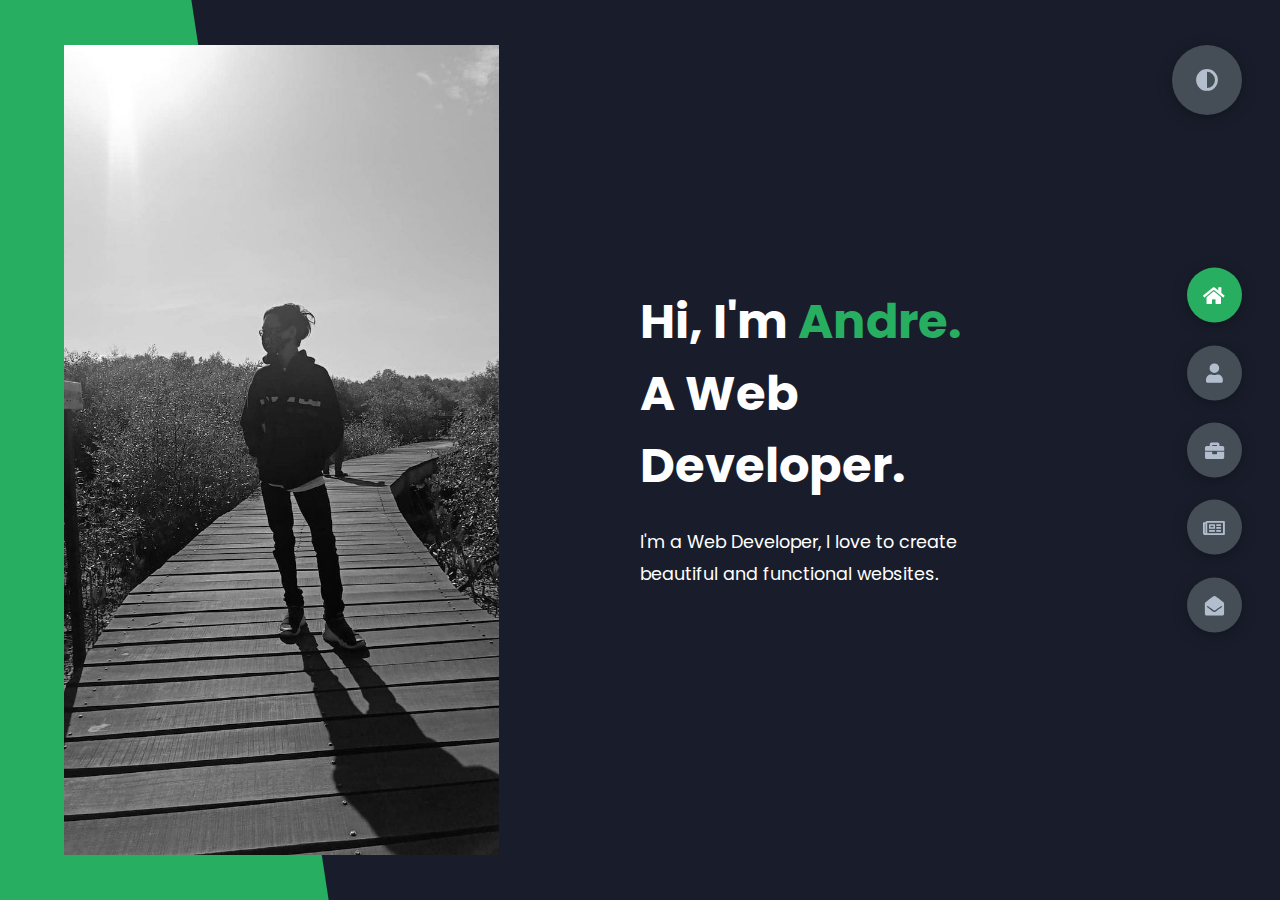
<file: 1.Aolikasi-blog-130704/index.html>
<!DOCTYPE html>
<html lang="en">
<head>
    <meta charset="UTF-8">
    <meta http-equiv="X-UA-Compatible" content="IE=edge">
    <meta name="viewport" content="width=device-width, initial-scale=1.0">
    <title>Portfolio</title>
    <link rel="stylesheet" href="styles/styles.css">
    <link rel="stylesheet" href="styles/fontawesome/css/all.css">
    <link rel="preconnect" href="https://fonts.googleapis.com">
    <link rel="preconnect" href="https://fonts.gstatic.com" crossorigin>
    <link rel="stylesheet" href="https://cdnjs.cloudflare.com/ajax/libs/font-awesome/5.15.4/css/all.min.css" integrity="sha512-1ycn6IcaQQ40/MKBW2W4Rhis/DbILU74C1vSrLJxCq57o941Ym01SwNsOMqvEBFlcgUa6xLiPY/NS5R+E6ztJQ==" crossorigin="anonymous" referrerpolicy="no-referrer" />
    <link href="https://fonts.googleapis.com/css2?family=Poppins:wght@400;500;600;700;800&display=swap" rel="stylesheet">
</head>
<body class="main-content">
    <header class="section sec1 header active" id="home">
        <div class="header-content">
            <div class="left-header">
                <div class="h-shape"></div>
                <div class="image">
                    <img src="../assets/img/img.jpeg" alt="">
                </div>
            </div>
            <div class="right-header">
                <h1 class="name">
                    Hi, I'm <span>Andre.</span>
                    A Web Developer.
                </h1>
                <p>
                    I'm a Web Developer, I love to create beautiful and functional websites.
                </p>
                <!--button--
                <div class="btn-con">
                    <a href="" class="main-btn">
                        <span class="btn-text">Download CV</span>
                        <span class="btn-icon"><i class="fas fa-download"></i></span>
                    </a>
                </div>
                <!--button-->
            </div>
        </div>
    </header>
    <main>
        <section class="section sec2 about" id="about">
            <div class="main-title">
                <h2>About <span>me</span><span class="bg-text">my stats</span></h2>
            </div>
            <div class="about-container">
                <div class="left-about">
                    <h4>Information About me</h4>
                    <p>
                        Halo Saya Andre Permana Biasa Dipanggil Andre, Saya Adalah Ui/Ux Design Dan Pemilik Website Glamary.
                        <br><br>
                        Tujuan Saya Membuat Blog Ini Adalah Sebuah Catatan Dan Membagikan Desain Yang Saya Miliki. Yang Mungkin Dapat Bermanfaat Bagi Orang Lain, Apabila Ada Kritik Maupun Saran Dapat Mengirim Pesan Melalui
                    </p>
                    <!--Button--
                    <div class="btn-con">
                        <a href="#" class="main-btn">
                            <span class="btn-text">Download CV</span>
                            <span class="btn-icon"><i class="fas fa-download"></i></span>
                        </a>
                    </div>
                    <!--Button-->
                </div>
                <div class="right-about">
                    <div class="about-item">
                        <div class="abt-text">
                            <p class="large-text">1+</p>
                            <p class="small-text">Projects <br /> Completed</p>
                        </div>
                    </div>
                    <div class="about-item">
                        <div class="abt-text">
                            <p class="large-text">1+</p>
                            <p class="small-text">Years of <br /> experience</p>
                        </div>
                    </div>
                </div>
            </div>
            <div class="about-stats">
                <h4 class="stat-title">My Skills</h4>
                <div class="progress-bars">
                    <div class="progress-bar">
                        <p class="prog-title">html</p>
                        <div class="progress-con">
                            <p class="prog-text">80%</p>
                            <div class="progress">
                                <span class="html"></span>
                            </div>
                        </div>
                    </div>
                    <div class="progress-bar">
                        <p class="prog-title">css</p>
                        <div class="progress-con">
                            <p class="prog-text">65%</p>
                            <div class="progress">
                                <span class="css"></span>
                            </div>
                        </div>
                    </div>
                    <div class="progress-bar">
                        <p class="prog-title">javascript</p>
                        <div class="progress-con">
                            <p class="prog-text">55%</p>
                            <div class="progress">
                                <span class="js"></span>
                            </div>
                        </div>
                    </div>
                    <!--Blog--
                    <div class="progress-bar">
                        <p class="prog-title">ReactJS</p>
                        <div class="progress-con">
                            <p class="prog-text">75%</p>
                            <div class="progress">
                                <span class="react"></span>
                            </div>
                        </div>
                    </div>
                    <div class="progress-bar">
                        <p class="prog-title">NodeJS</p>
                        <div class="progress-con">
                            <p class="prog-text">87%</p>
                            <div class="progress">
                                <span class="node"></span>
                            </div>
                        </div>
                    </div>
                    <div class="progress-bar">
                        <p class="prog-title">Python</p>
                        <div class="progress-con">
                            <p class="prog-text">70%</p>
                            <div class="progress">
                                <span class="python"></span>
                            </div>
                        </div>
                    </div>
                    <!--Blog-->
                </div>
            </div>
            <h4 class="stat-title">My Timeline</h4>
            <div class="timeline">

                <div class="timeline-item">
                    <div class="tl-icon">
                        <i class="fas fa-briefcase"></i>
                    </div>
                    <p class="tl-duration">2021 - present</p>
                    <h5>Web Developer<span> - Blog</span></h5>
                    <p>
                        Saya Memulai Belajar Programming Melalui Youtube, Dicoding, Dll
                    </p>
                </div>
                
            </div>
        </section>
        <section class="section sec3" id="portfolio">
            <div class="main-title">
                <h2>My <span>Portfolio</span><span class="bg-text">My Work</span></h2>
            </div>
            <p class="port-text">
                Here is some of my work that I've done in various programming languages.
            </p>
            <div class="portfolios">

                <div class="portfolio-item">
                    <div class="image">
                        <img src="../assets/img/glamary-logo.png" alt="">
                    </div>
                    <div class="hover-items">
                        <h3>Glamary</h3>
                        <div class="icons">
                            <a href="https://www.glamary.store/" class="icon" target="_blank">
                                <i class="fa-solid fa-eye"></i>
                            </a>
                            <a onclick="swingWebViewPlugin.doShare('Website E-commerce Glamary | Blog Andre : https://www.glamary.store/','Blog Andre')" class="icon">
                                <i class="fa-solid fa-share-nodes"></i>
                            </a>
                        </div>
                    </div>
                </div>
                
            </div>
        </section>
        <section class="section sec4 " id="blogs">
            <div class="blogs-content">
                <div class="main-title">
                    <h2>My <span>Blogs</span><span class="bg-text">My Blogs</span></h2>
                </div>
                <div class="blogs">
                    <div class="blog">
                        <img src="img/port6.jpg" alt="">
                        <div class="blog-text">
                            <h4>
                                How to Create Your Own Website
                            </h4>
                            <p>
                                Lorem ipsum dolor sit, amet consectetur adipisicing elit. 
                                Doloribus natus voluptas, eos obcaecati recusandae amet?
                            </p>
                        </div>
                    </div>
                    <div class="blog">
                        <img src="img/blog1.jpg" alt="">
                        <div class="blog-text">
                            <h4>
                                How to Become an Expert in Web Design
                            </h4>
                            <p>
                                Lorem ipsum dolor sit, amet consectetur adipisicing elit. 
                                Doloribus natus voluptas, eos obcaecati recusandae amet?
                            </p>
                        </div>
                    </div>
                    <div class="blog">
                        <img src="img/blog2.jpg" alt="">
                        <div class="blog-text">
                            <h4>
                                Become a Web Designer in 10 Days
                            </h4>
                            <p>
                                Lorem ipsum dolor sit, amet consectetur adipisicing elit. 
                                Doloribus natus voluptas, eos obcaecati recusandae amet?
                            </p>
                        </div>
                    </div>
                    <div class="blog">
                        <img src="img/blog3.jpg" alt="">
                        <div class="blog-text">
                            <h4>
                                Debbuging made easy with Web Inspector
                            </h4>
                            <p>
                                Lorem ipsum dolor sit, amet consectetur adipisicing elit. 
                                Doloribus natus voluptas, eos obcaecati recusandae amet?
                            </p>
                        </div>
                    </div>
                    <div class="blog">
                        <img src="img/port1.jpg" alt="">
                        <div class="blog-text">
                            <h4>
                                Get started with Web Design and UI Design
                            </h4>
                            <p>
                                Lorem ipsum dolor sit, amet consectetur adipisicing elit. 
                                Doloribus natus voluptas, eos obcaecati recusandae amet?
                            </p>
                        </div>
                    </div>
                    <div class="blog">
                        <img src="img/port3.jpg" alt="">
                        <div class="blog-text">
                            <h4>
                                This is what you need to know about Web Design
                            </h4>
                            <p>
                                Lorem ipsum dolor sit, amet consectetur adipisicing elit. 
                                Doloribus natus voluptas, eos obcaecati recusandae amet?
                            </p>
                        </div>
                    </div>
                </div>
            </div>
        </section>

        <section class="section sec5 contact" id="contact">
            <div class="contact-container">
                <div class="main-title">
                    <h2>Contact <span>Me</span><span class="bg-text">Contact</span></h2>
                </div>
                <div class="contact-content-con">
                    <div class="left-contact">
                        <h4>Contact me here</h4>
                        <p>
                            Lorem ipsum dolor sit amet consectetur adipisicing elit. 
                            In, laborum numquam? Quam excepturi perspiciatis quas quasi.
                        </p>
                        <div class="contact-info">
                            <div class="contact-item">
                                <div class="icon">
                                    <i class="fas fa-map-marker-alt"></i>
                                    <span>Location</span>
                                </div>
                                <p>
                                    : London, united Kingdom
                                </p>
                            </div>
                            <div class="contact-item">
                                <div class="icon">
                                    <i class="fas fa-envelope"></i>
                                    <span>Email</span>
                                </div>
                                <p>
                                    <span>: maclinzuniversal@gmail.com</span>
                                </p>
                            </div>
                            <div class="contact-item">
                                <div class="icon">
                                    <i class="fas fa-user-graduate"></i>
                                    <span>Education</span>
                                </div>
                                <p>
                                    <span>: Sussex University, East Sussex</span>
                                </p>
                            </div>
                            <div class="contact-item">
                                <div class="icon">
                                    <i class="fas fa-user-graduate"></i>
                                    <span>Mobile Number</span>
                                </div>
                                <p>
                                    <span>: 07522670617</span>
                                </p>
                            </div>
                            <div class="contact-item">
                                <div class="icon">
                                    <i class="fas fa-globe-africa"></i>
                                    <span>Languages</span>
                                </div>
                                <p>
                                    <span>: Afrikaans, English, Spanish</span>
                                </p>
                            </div>
                        </div>
                        <div class="contact-icons">
                            <div class="contact-icon">
                                <a href="www.facebook.com" target="_blank">
                                    <i class="fab fa-facebook-f"></i>
                                </a>
                                <a href="#" target="_blank">
                                    <i class="fab fa-twitter"></i>
                                </a>
                                <a href="#" target="_blank">
                                    <i class="fab fa-github"></i>
                                </a>
                                <a href="#" target="_blank">
                                    <i class="fab fa-youtube"></i>
                                </a>
                            </div>
                        </div>
                    </div>
                    <div class="right-contact">
                        <form action="" class="contact-form">
                            <div class="input-control i-c-2">
                                <input type="text" required placeholder="YOUR NAME">
                                <input type="email" required placeholder="YOUR EMAIL">
                            </div>
                            <div class="input-control">
                                <input type="text" required placeholder="ENTER SUBJECT">
                            </div>
                            <div class="input-control">
                                <textarea name="" id="" cols="15" rows="8" placeholder="Message Here..."></textarea>
                            </div>
                            <div class="submit-btn">
                                <a href="#" class="main-btn">
                                    <span class="btn-text">Download CV</span>
                                    <span class="btn-icon"><i class="fas fa-download"></i></span>
                                </a>
                            </div>
                        </form>
                    </div>
                </div>
            </div>
        </section>

        <section class="section sec5 contact" id="404">
            <div class="contact-container">
                <div class="main-title">
                    <h2>404<span class="bg-text">404</span></h2>
                </div>
                <div class="contact-content-con">
                    <div class="left-contact">
                        <h4>Halaman Ini Dalam Masa Pengembangan</h4>
                        <p>
                            Halaman Ini Dalam Pengembangan Yang Kami Buat Dengan Baik Tanpa Bug.
                        </p>
                        <div class="contact-icons">
                            <div class="contact-icon">
                                <a href="https://www.instagram.com/andrep13_/" target="_blank">
                                    <i class="fa-brands fa-instagram"></i>
                                </a>
                                <a href="https://tiktok.com/@andrep13_/" target="_blank">
                                    <i class="fa-brands fa-tiktok"></i>
                                </a>
                            </div>
                        </div>
                    </div>
                </div>
            </div>
        </section>
    </main>

    <div class="controlls">
        <div class="control  control-1 active-btn" data-id="home" >
            <i class="fas fa-home"></i>
        </div>
        <div class="control control-2 " data-id="about">
            <i class="fas fa-user"></i>
        </div>
        <div class="control control-3" data-id="portfolio">
            <i class="fas fa-briefcase"></i>
        </div>
        <div class="control control-4" data-id="404">
            <i class="far fa-newspaper"></i>
        </div>
        <div class="control control-5" data-id="404">
            <i class="fas fa-envelope-open"></i>
        </div>
    </div>

    <div class="theme-btn">
        <i class="fas fa-adjust"></i>
    </div>

    <script src="app.js"></script>
    <script src="https://www.swing2app.co.kr/swing_public_src/2020_08_05_001/js/swing_app_on_web.js?test20190102_4"></script>
</body>
</html>
</file>
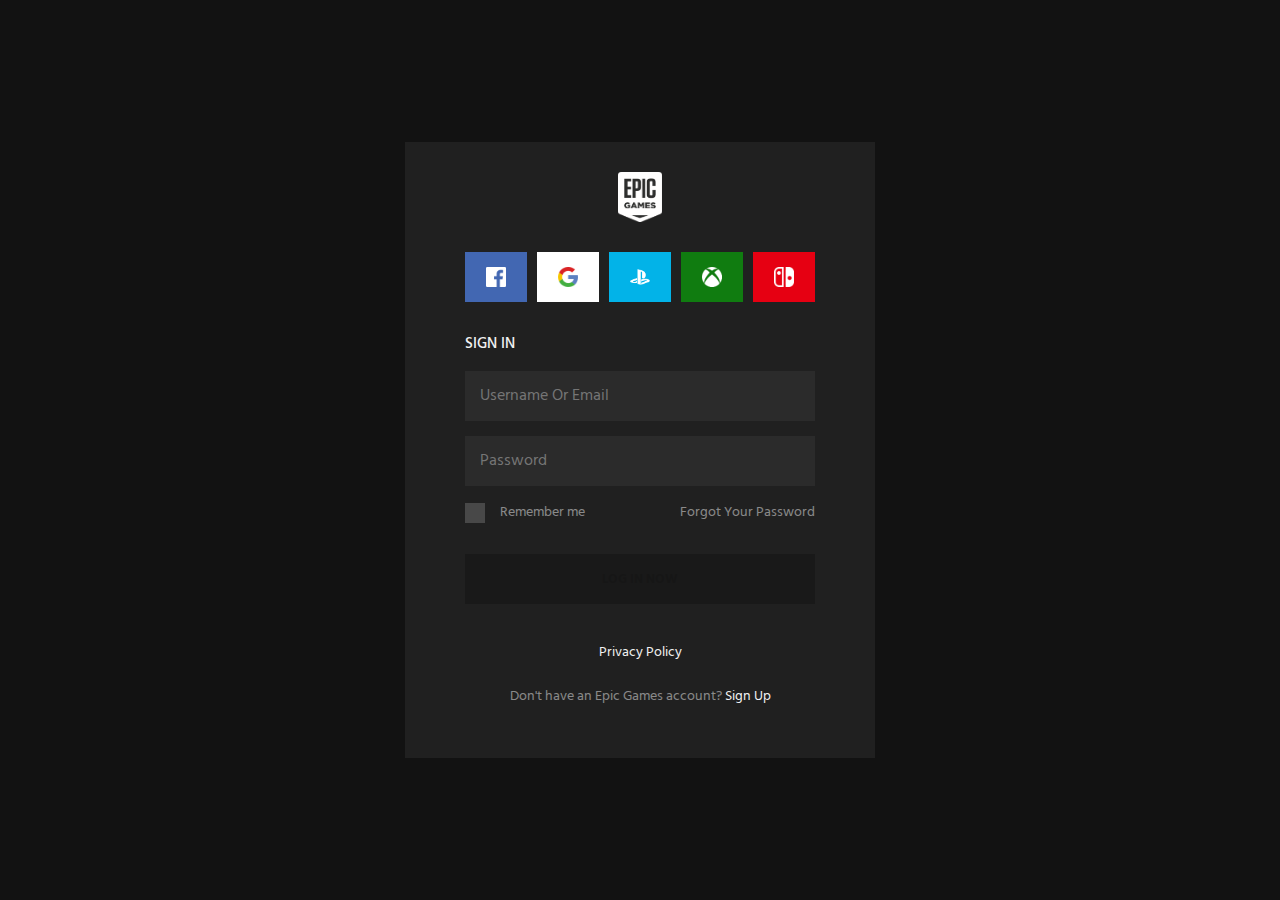
<file: login/index.html>
<!DOCTYPE html>
<html lang="en" dir="ltr">
  <head>
    <meta charset="utf-8">
    <title></title>
    <link rel="stylesheet" href="style.css">
    <meta name="viewport" content="width=device-width, initial-scale=1">
    <link href="https://fonts.googleapis.com/css?family=Hind&display=swap" rel="stylesheet">
    <script src="https://cdnjs.cloudflare.com/ajax/libs/jquery/3.4.1/jquery.min.js" charset="utf-8"></script>
  </head>
  <body>
    <div class="login-form">
      <div class="logo"><img src="images/logo.png" alt=""></div>

      <div class="social-media">
        <button class="fb"><img src="images/fb.png" alt=""></button>
        <button class="google"><img src="images/google.png" alt=""></button>
        <button class="ps"><img src="images/ps.png" alt=""></button>
        <button class="xbox"><img src="images/xbox.png" alt=""></button>
        <button class="switch"><img src="images/switch.png" alt=""></button>
      </div>

      <h6>Sign In</h6>

      <form action="">
        <div class="textbox">
          <input type="text" placeholder="Username Or Email">
          <span class="check-message hidden">Required</span>
        </div>

        <div class="textbox">
          <input type="password" placeholder="Password">
          <span class="check-message hidden">Required</span>
        </div>

        <div class="options">
          <label class="remember-me">
            <span class="checkbox">
              <input type="checkbox">
              <span class="checked"></span>
            </span>
            Remember me
          </label>

          <a href="#">Forgot Your Password</a>
        </div>

        <input type="submit" value="Log In Now" class="login-btn" disabled>
        <div class="privacy-link">
          <a href="#">Privacy Policy</a>
        </div>
      </form>

      <div class="dont-have-account">
        Don't have an Epic Games account?
        <a href="#">Sign Up</a>
      </div>
    </div>

    <script type="text/javascript">
      $(".textbox input").focusout(function(){
        if($(this).val() == ""){
          $(this).siblings().removeClass("hidden");
          $(this).css("background","#554343");
        }else{
          $(this).siblings().addClass("hidden");
          $(this).css("background","#484848");
        }
      });

      $(".textbox input").keyup(function(){
        var inputs = $(".textbox input");
        if(inputs[0].value != "" && inputs[1].value){
          $(".login-btn").attr("disabled",false);
          $(".login-btn").addClass("active");
        }else{
          $(".login-btn").attr("disabled",true);
          $(".login-btn").removeClass("active");
        }
      });
    </script>
  </body>
</html>
</file>
<file: 1.Aolikasi-blog-130704/styles/styles.css>
* {
  margin: 0;
  padding: 0;
  -webkit-box-sizing: border-box;
          box-sizing: border-box;
  list-style: none;
}

:root {
  --color-primary: #191d2b;
  --color-secondary: #27AE60;
  --color-white: #FFFFFF;
  --color-black: #000;
  --color-grey0: #f8f8f8;
  --color-grey-1: #dbe1e8;
  --color-grey-2: #b2becd;
  --color-grey-3: #6c7983;
  --color-grey-4: #454e56;
  --color-grey-5: #2a2e35;
  --color-grey-6: #12181b;
  --br-sm-2: 14px;
  --box-shadow-1: 0 3px 15px rgba(0,0,0,.3);
}

.light-mode {
  --color-primary: #FFFFFF;
  --color-secondary: #F56692;
  --color-white: #454e56;
  --color-black: #000;
  --color-grey0: #f8f8f8;
  --color-grey-1: #6c7983;
  --color-grey-2: #6c7983;
  --color-grey-3: #6c7983;
  --color-grey-4: #454e56;
  --color-grey-5: #f8f8f8;
  --color-grey-6: #12181b;
}

body {
  background-color: var(--color-primary);
  font-family: 'Poppins', sans-serif;
  font-size: 1.1rem;
  color: var(--color-white);
  -webkit-transition: all .4s ease-in-out;
  transition: all .4s ease-in-out;
}

a {
  display: inline-block;
  text-decoration: none;
  color: inherit;
  font-family: inherit;
}

header {
  min-height: 100vh;
  color: var(--color-white);
  overflow: hidden;
}

section {
  min-height: 100vh;
  width: 100%;
  position: absolute;
  left: 0;
  top: 0;
  padding: 3rem 18rem;
}

.section {
  -webkit-transform: translateY(-100%) scale(0);
          transform: translateY(-100%) scale(0);
  -webkit-transition: all .4s ease-in-out;
  transition: all .4s ease-in-out;
  background-color: var(--color-primary);
}

.sec1 {
  display: none;
  -webkit-transform: translateY(0) scale(1);
          transform: translateY(0) scale(1);
  padding: 0 !important;
}

.sec2 {
  display: none;
  -webkit-transform: translateY(0) scale(1);
          transform: translateY(0) scale(1);
}

.sec3 {
  display: none;
  -webkit-transform: translateY(0) scale(1);
          transform: translateY(0) scale(1);
}

.sec4 {
  display: none;
  -webkit-transform: translateY(0) scale(1);
          transform: translateY(0) scale(1);
}

.sec5 {
  display: none;
  -webkit-transform: translateY(0) scale(1);
          transform: translateY(0) scale(1);
}

.active {
  display: block;
  -webkit-animation: scaleAnim 1s ease-in-out;
          animation: scaleAnim 1s ease-in-out;
}

@-webkit-keyframes scaleAnim {
  0% {
    -webkit-transform: translateY(-100%) scaleY(0);
            transform: translateY(-100%) scaleY(0);
  }
  100% {
    -webkit-transform: translateY(0) scaleY(1);
            transform: translateY(0) scaleY(1);
  }
}

@keyframes scaleAnim {
  0% {
    -webkit-transform: translateY(-100%) scaleY(0);
            transform: translateY(-100%) scaleY(0);
  }
  100% {
    -webkit-transform: translateY(0) scaleY(1);
            transform: translateY(0) scaleY(1);
  }
}

.controlls {
  position: fixed;
  z-index: 10;
  top: 50%;
  right: 3%;
  display: -webkit-box;
  display: -ms-flexbox;
  display: flex;
  -webkit-box-orient: vertical;
  -webkit-box-direction: normal;
      -ms-flex-direction: column;
          flex-direction: column;
  -webkit-box-align: center;
      -ms-flex-align: center;
          align-items: center;
  -webkit-box-pack: center;
      -ms-flex-pack: center;
          justify-content: center;
  -webkit-transform: translateY(-50%);
          transform: translateY(-50%);
}

.controlls .active-btn {
  background-color: var(--color-secondary) !important;
  -webkit-transition: all .4s ease-in-out;
  transition: all .4s ease-in-out;
}

.controlls .active-btn i {
  color: var(--color-white) !important;
}

.controlls .control {
  padding: 1rem;
  cursor: pointer;
  background-color: var(--color-grey-4);
  width: 55px;
  height: 55px;
  border-radius: 50%;
  display: -webkit-box;
  display: -ms-flexbox;
  display: flex;
  -webkit-box-pack: center;
      -ms-flex-pack: center;
          justify-content: center;
  -webkit-box-align: center;
      -ms-flex-align: center;
          align-items: center;
  margin: .7rem 0;
  -webkit-box-shadow: var(--box-shadow-1);
          box-shadow: var(--box-shadow-1);
}

.controlls .control i {
  font-size: 1.2rem;
  color: var(--color-grey-2);
  pointer-events: none;
}

.theme-btn {
  top: 5%;
  right: 3%;
  width: 70px;
  height: 70px;
  border-radius: 50%;
  background-color: var(--color-grey-4);
  cursor: pointer;
  position: fixed;
  display: -webkit-box;
  display: -ms-flexbox;
  display: flex;
  -webkit-box-pack: center;
      -ms-flex-pack: center;
          justify-content: center;
  -webkit-box-align: center;
      -ms-flex-align: center;
          align-items: center;
  -webkit-box-shadow: 0 3px 15px rgba(0, 0, 0, 0.3);
          box-shadow: 0 3px 15px rgba(0, 0, 0, 0.3);
  -webkit-transition: all .1s ease-in-out;
  transition: all .1s ease-in-out;
}

.theme-btn:active {
  -webkit-transform: translateY(-3px);
          transform: translateY(-3px);
}

.theme-btn i {
  font-size: 1.4rem;
  color: var(--color-grey-2);
  pointer-events: none;
}

/*Header-content*/
.header-content {
  display: -ms-grid;
  display: grid;
  -ms-grid-columns: (1fr)[2];
      grid-template-columns: repeat(2, 1fr);
  min-height: 100vh;
}

.header-content .left-header {
  display: -webkit-box;
  display: -ms-flexbox;
  display: flex;
  -webkit-box-align: center;
      -ms-flex-align: center;
          align-items: center;
  position: relative;
}

.header-content .left-header .h-shape {
  -webkit-transition: all .4s ease-in-out;
  transition: all .4s ease-in-out;
  width: 65%;
  height: 100%;
  background-color: var(--color-secondary);
  position: absolute;
  left: 0;
  top: 0;
  z-index: -1;
  -webkit-clip-path: polygon(0 0, 46% 0, 79% 100%, 0% 100%);
          clip-path: polygon(0 0, 46% 0, 79% 100%, 0% 100%);
}

.header-content .left-header .image {
  border-radius: var(--br-sm-2);
  height: 90%;
  width: 68%;
  margin-left: 4rem;
  background-color: var(--color-black);
  -webkit-transition: all .4s ease-in-out;
  transition: all .4s ease-in-out;
}

.header-content .left-header .image img {
  width: 100%;
  height: 100%;
  -o-object-fit: cover;
     object-fit: cover;
  -webkit-transition: all .4s ease-in-out;
  transition: all .4s ease-in-out;
  -webkit-filter: grayscale(100%);
          filter: grayscale(100%);
}

.header-content .left-header .image img:hover {
  -webkit-filter: grayscale(0);
          filter: grayscale(0);
}

.header-content .right-header {
  display: -webkit-box;
  display: -ms-flexbox;
  display: flex;
  -webkit-box-orient: vertical;
  -webkit-box-direction: normal;
      -ms-flex-direction: column;
          flex-direction: column;
  -webkit-box-pack: center;
      -ms-flex-pack: center;
          justify-content: center;
  padding-right: 18rem;
}

.header-content .right-header .name {
  font-size: 3rem;
}

.header-content .right-header .name span {
  color: var(--color-secondary);
}

.header-content .right-header p {
  margin: 1.5rem 0;
  line-height: 2rem;
}

/*About*/
.about-container {
  display: -ms-grid;
  display: grid;
  -ms-grid-columns: (1fr)[2];
      grid-template-columns: repeat(2, 1fr);
  padding-top: 3.5rem;
  padding-bottom: 5rem;
}

.about-container .right-about {
  display: -ms-grid;
  display: grid;
  -ms-grid-columns: (1fr)[2];
      grid-template-columns: repeat(2, 1fr);
  grid-gap: 2rem;
}

.about-container .right-about .about-item {
  border: 1px solid var(--color-grey-5);
  border-radius: 5px;
  -webkit-transition: all .4s ease-in-out;
  transition: all .4s ease-in-out;
  -webkit-box-shadow: 1px 2px 15px rgba(0, 0, 0, 0.1);
          box-shadow: 1px 2px 15px rgba(0, 0, 0, 0.1);
}

.about-container .right-about .about-item:hover {
  cursor: default;
  -webkit-transform: translateY(-5px);
          transform: translateY(-5px);
  border: 1px solid var(--color-secondary);
  -webkit-box-shadow: 1px 4px 15px rgba(0, 0, 0, 0.32);
          box-shadow: 1px 4px 15px rgba(0, 0, 0, 0.32);
}

.about-container .right-about .about-item .abt-text {
  padding: 1.5rem;
  display: -webkit-box;
  display: -ms-flexbox;
  display: flex;
  -webkit-box-orient: vertical;
  -webkit-box-direction: normal;
      -ms-flex-direction: column;
          flex-direction: column;
}

.about-container .right-about .about-item .abt-text .large-text {
  font-size: 3rem;
  font-weight: 700;
  color: var(--color-secondary);
}

.about-container .right-about .about-item .abt-text .small-text {
  padding-left: 3rem;
  position: relative;
  text-transform: uppercase;
  font-size: 1.2rem;
  color: var(--color-grey-1);
  letter-spacing: 2px;
}

.about-container .right-about .about-item .abt-text .small-text::before {
  content: '';
  position: absolute;
  left: 0;
  top: 15px;
  width: 2rem;
  height: 2px;
  background-color: var(--color-grey-5);
}

.about-container .left-about {
  padding-right: 5rem;
}

.about-container .left-about p {
  line-height: 2rem;
  padding: 1rem;
  color: var(--color-grey-1);
}

.about-container .left-about h4 {
  font-size: 2rem;
  text-transform: uppercase;
}

.about-stats {
  padding-bottom: 4rem;
}

.about-stats .progress-bars {
  display: -ms-grid;
  display: grid;
  -ms-grid-columns: (1fr)[2];
      grid-template-columns: repeat(2, 1fr);
  grid-gap: 2rem;
}

.about-stats .progress-bars .progress-bar {
  display: -webkit-box;
  display: -ms-flexbox;
  display: flex;
  -webkit-box-orient: vertical;
  -webkit-box-direction: normal;
      -ms-flex-direction: column;
          flex-direction: column;
}

.about-stats .progress-bars .progress-bar .prog-title {
  text-transform: uppercase;
  font-weight: 500;
}

.about-stats .progress-bars .progress-bar .progress-con {
  display: -webkit-box;
  display: -ms-flexbox;
  display: flex;
  -webkit-box-align: center;
      -ms-flex-align: center;
          align-items: center;
}

.about-stats .progress-bars .progress-bar .progress-con .prog-text {
  color: var(--color-grey-2);
}

.about-stats .progress-bars .progress-bar .progress-con .progress {
  width: 100%;
  height: .45rem;
  background-color: var(--color-grey-4);
  margin-left: 1rem;
  position: relative;
}

.about-stats .progress-bars .progress-bar .progress-con .progress span {
  position: absolute;
  top: 0;
  left: 0;
  height: 100%;
  background-color: var(--color-secondary);
  -webkit-transition: all .4s ease-in-out;
  transition: all .4s ease-in-out;
  width: 60%;
}

.about-stats .progress-bars .progress-bar .progress-con .progress .html {
  width: 80%;
}

.about-stats .progress-bars .progress-bar .progress-con .progress .css {
  width: 95%;
}

.about-stats .progress-bars .progress-bar .progress-con .progress .js {
  width: 75%;
}

.about-stats .progress-bars .progress-bar .progress-con .progress .react {
  width: 60%;
}

.about-stats .progress-bars .progress-bar .progress-con .progress .node {
  width: 87%;
}

.about-stats .progress-bars .progress-bar .progress-con .progress .python {
  width: 70%;
}

.stat-title {
  text-transform: uppercase;
  font-size: 1.4rem;
  text-align: center;
  padding: 3.5rem 0;
  position: relative;
}

.stat-title::before {
  content: '';
  position: absolute;
  left: 50%;
  top: 0;
  width: 40%;
  height: 1px;
  background-color: var(--color-grey-5);
  -webkit-transform: translateX(-50%);
          transform: translateX(-50%);
}

/*Timeline*/
.timeline {
  display: -ms-grid;
  display: grid;
  -ms-grid-columns: (1fr)[2];
      grid-template-columns: repeat(2, 1fr);
  grid-gap: 2rem;
  padding-bottom: 3rem;
}

.timeline .timeline-item {
  position: relative;
  padding-left: 3rem;
  border-left: 1px solid var(--color-grey-5);
}

.timeline .timeline-item .tl-icon {
  position: absolute;
  left: -27px;
  top: 0;
  background-color: var(--color-secondary);
  width: 50px;
  height: 50px;
  border-radius: 50%;
  display: -webkit-box;
  display: -ms-flexbox;
  display: flex;
  -webkit-box-align: center;
      -ms-flex-align: center;
          align-items: center;
  -webkit-box-pack: center;
      -ms-flex-pack: center;
          justify-content: center;
}

.timeline .timeline-item .tl-icon i {
  font-size: 1.3rem;
}

.timeline .timeline-item .tl-duration {
  padding: .2rem .6rem;
  background-color: var(--color-grey-5);
  border-radius: 15px;
  display: inline-block;
  font-size: .8rem;
  text-transform: uppercase;
  font-weight: 500;
}

.timeline .timeline-item h5 {
  padding: 1rem 0;
  text-transform: uppercase;
  font-size: 1.3rem;
  font-weight: 600;
}

.timeline .timeline-item h5 span {
  color: var(--color-grey-2);
  font-weight: 500;
  font-size: 1.2rem;
}

.timeline .timeline-item p {
  color: var(--color-grey-2);
}

.port-text {
  padding: 2rem 0;
  text-align: center;
}

.portfolios {
  display: -ms-grid;
  display: grid;
  -ms-grid-columns: (1fr)[3];
      grid-template-columns: repeat(3, 1fr);
  grid-gap: 2rem;
  margin-top: 3rem;
}

.portfolios .portfolio-item {
  position: relative;
  border-radius: 15px;
}

.portfolios .portfolio-item img {
  width: 100%;
  height: 300px;
  -o-object-fit: cover;
     object-fit: cover;
  border-radius: 15px;
}

.portfolios .portfolio-item .hover-items {
  width: 100%;
  height: 100%;
  background-color: var(--color-secondary);
  position: absolute;
  left: 0;
  top: 0;
  border-radius: 15px;
  display: -webkit-box;
  display: -ms-flexbox;
  display: flex;
  -webkit-box-pack: center;
      -ms-flex-pack: center;
          justify-content: center;
  -webkit-box-align: center;
      -ms-flex-align: center;
          align-items: center;
  -webkit-box-orient: vertical;
  -webkit-box-direction: normal;
      -ms-flex-direction: column;
          flex-direction: column;
  opacity: 0;
  -webkit-transform: scale(0);
          transform: scale(0);
  -webkit-transition: all .4s ease-in-out;
  transition: all .4s ease-in-out;
}

.portfolios .portfolio-item .hover-items h3 {
  font-size: 1.5rem;
  color: var(--color-white);
  margin-bottom: 1.5rem;
}

.portfolios .portfolio-item .hover-items .icons {
  display: -webkit-box;
  display: -ms-flexbox;
  display: flex;
  -webkit-box-pack: center;
      -ms-flex-pack: center;
          justify-content: center;
  -webkit-box-align: center;
      -ms-flex-align: center;
          align-items: center;
}

.portfolios .portfolio-item .hover-items .icons .icon {
  background-color: var(--color-primary);
  border-radius: 50%;
  width: 50px;
  height: 50px;
  display: -webkit-box;
  display: -ms-flexbox;
  display: flex;
  -webkit-box-align: center;
      -ms-flex-align: center;
          align-items: center;
  -webkit-box-pack: center;
      -ms-flex-pack: center;
          justify-content: center;
  margin: 0 1rem;
  cursor: pointer;
  -webkit-transition: all .4s ease-in-out;
  transition: all .4s ease-in-out;
}

.portfolios .portfolio-item .hover-items .icons .icon i {
  font-size: 1.5rem;
  color: var(--color-white);
  margin: 0 1rem;
}

.portfolios .portfolio-item .hover-items .icons .icon:hover {
  background-color: var(--color-white);
}

.portfolios .portfolio-item .hover-items .icons .icon:hover i {
  color: var(--color-primary);
}

.portfolio-item:hover .hover-items {
  opacity: 1;
  -webkit-transform: scale(1);
          transform: scale(1);
}

.blogs {
  display: -ms-grid;
  display: grid;
  -ms-grid-columns: (1fr)[3];
      grid-template-columns: repeat(3, 1fr);
  grid-gap: 2rem;
  margin-top: 3rem;
}

.blogs .blog {
  position: relative;
  background-color: var(--color-grey-5);
  border-radius: 5px;
  -webkit-box-shadow: 1px 1px 20px rgba(0, 0, 0, 0.1);
          box-shadow: 1px 1px 20px rgba(0, 0, 0, 0.1);
  -webkit-transition: all .4s ease-in-out;
  transition: all .4s ease-in-out;
}

.blogs .blog:hover {
  -webkit-box-shadow: 1px 1px 20px rgba(0, 0, 0, 0.3);
          box-shadow: 1px 1px 20px rgba(0, 0, 0, 0.3);
  -webkit-transform: translateY(-5px);
          transform: translateY(-5px);
  -webkit-transition: all .4s ease-in-out;
  transition: all .4s ease-in-out;
}

.blogs .blog:hover img {
  -webkit-filter: grayscale(0);
          filter: grayscale(0);
  -webkit-transform: scale(1.1);
          transform: scale(1.1);
  -webkit-box-shadow: 0px 4px 15px rgba(0, 0, 0, 0.8);
          box-shadow: 0px 4px 15px rgba(0, 0, 0, 0.8);
}

.blogs .blog img {
  width: 100%;
  height: 300px;
  -o-object-fit: cover;
     object-fit: cover;
  border-top-left-radius: 5px;
  border-top-right-radius: 5px;
  -webkit-filter: grayscale(100%);
          filter: grayscale(100%);
  -webkit-transition: all .4s ease-in-out;
  transition: all .4s ease-in-out;
}

.blogs .blog .blog-text {
  margin-top: -7px;
  padding: 1.1rem;
  border-top: 8px solid var(--color-secondary);
}

.blogs .blog .blog-text h4 {
  font-size: 1.5rem;
  margin-bottom: .7rem;
  -webkit-transition: all .4s ease-in-out;
  transition: all .4s ease-in-out;
  cursor: pointer;
}

.blogs .blog .blog-text h4:hover {
  color: var(--color-secondary);
}

.blogs .blog .blog-text p {
  color: var(--color-grey-2);
  line-height: 2rem;
  padding-bottom: 1rem;
}

.contact-content-con {
  display: -webkit-box;
  display: -ms-flexbox;
  display: flex;
  padding-top: 3.5rem;
}

.contact-content-con .left-contact {
  -webkit-box-flex: 2;
      -ms-flex: 2;
          flex: 2;
}

.contact-content-con .left-contact h4 {
  margin-top: 1rem;
  font-size: 2rem;
  text-transform: uppercase;
}

.contact-content-con .left-contact p {
  margin: 1rem 0;
  line-height: 2rem;
}

.contact-content-con .left-contact .contact-info .contact-item {
  display: -webkit-box;
  display: -ms-flexbox;
  display: flex;
  -webkit-box-align: center;
      -ms-flex-align: center;
          align-items: center;
  -webkit-box-pack: justify;
      -ms-flex-pack: justify;
          justify-content: space-between;
}

.contact-content-con .left-contact .contact-info .contact-item p {
  margin: .3rem 0 !important;
  padding: 0 !important;
}

.contact-content-con .left-contact .contact-info .contact-item .icon {
  display: -ms-grid;
  display: grid;
  -ms-grid-columns: 40px 1fr;
      grid-template-columns: 40px 1fr;
}

.contact-content-con .left-contact .contact-info .contact-item .icon i {
  display: -webkit-box;
  display: -ms-flexbox;
  display: flex;
  -webkit-box-align: center;
      -ms-flex-align: center;
          align-items: center;
  font-size: 1.3rem;
}

.contact-content-con .left-contact .contact-icon {
  display: -webkit-box;
  display: -ms-flexbox;
  display: flex;
  margin-top: 2rem;
}

.contact-content-con .left-contact .contact-icon a {
  display: -webkit-box;
  display: -ms-flexbox;
  display: flex;
  -webkit-box-align: center;
      -ms-flex-align: center;
          align-items: center;
  color: var(--color-white);
  background-color: var(--color-grey-5);
  cursor: pointer;
  -webkit-box-pack: center;
      -ms-flex-pack: center;
          justify-content: center;
  width: 50px;
  height: 50px;
  border-radius: 50%;
  margin: 0 .4rem;
  -webkit-transition: all .4s ease-in-out;
  transition: all .4s ease-in-out;
}

.contact-content-con .left-contact .contact-icon a:hover {
  background-color: var(--color-secondary);
}

.contact-content-con .left-contact .contact-icon a:hover i {
  color: var(--color-primary);
}

.contact-content-con .left-contact .contact-icon a i {
  display: -webkit-box;
  display: -ms-flexbox;
  display: flex;
  -webkit-box-align: center;
      -ms-flex-align: center;
          align-items: center;
  -webkit-box-pack: center;
      -ms-flex-pack: center;
          justify-content: center;
  font-size: 1.3rem;
}

.contact-content-con .right-contact {
  -webkit-box-flex: 3;
      -ms-flex: 3;
          flex: 3;
  margin-left: 3rem;
}

.contact-content-con .right-contact .input-control {
  margin: 1.5rem 0;
}

.contact-content-con .right-contact .input-control input, .contact-content-con .right-contact .input-control textarea {
  border-radius: 30px;
  font-weight: inherit;
  font-size: inherit;
  font-family: inherit;
  padding: .8rem 1.1rem;
  outline: none;
  border: none;
  background-color: var(--color-grey-5);
  width: 100%;
  color: var(--color-white);
  resize: none;
}

.contact-content-con .right-contact .i-c-2 {
  display: -webkit-box;
  display: -ms-flexbox;
  display: flex;
}

.contact-content-con .right-contact .i-c-2 :last-child {
  margin-left: 1.5rem;
}

.contact-content-con .right-contact .submit-btn {
  display: -webkit-box;
  display: -ms-flexbox;
  display: flex;
  -webkit-box-pack: start;
      -ms-flex-pack: start;
          justify-content: flex-start;
}

/*Independed components*/
.btn-con {
  display: -webkit-box;
  display: -ms-flexbox;
  display: flex;
  -ms-flex-item-align: start;
      align-self: flex-start;
}

.main-btn {
  border-radius: 30px;
  color: inherit;
  font-weight: 600;
  position: relative;
  border: 1px solid var(--color-secondary);
  display: -webkit-box;
  display: -ms-flexbox;
  display: flex;
  -ms-flex-item-align: start;
      align-self: flex-start;
  display: flex;
  -webkit-box-align: center;
      -ms-flex-align: center;
          align-items: center;
  overflow: hidden;
}

.main-btn .btn-text {
  padding: 0 2rem;
}

.main-btn .btn-icon {
  background-color: var(--color-secondary);
  display: -webkit-box;
  display: -ms-flexbox;
  display: flex;
  -webkit-box-align: center;
      -ms-flex-align: center;
          align-items: center;
  -webkit-box-pack: center;
      -ms-flex-pack: center;
          justify-content: center;
  border-radius: 50%;
  padding: 1rem;
}

.main-btn::before {
  content: '';
  position: absolute;
  top: 0;
  right: 0;
  -webkit-transform: translateX(100%);
          transform: translateX(100%);
  -webkit-transition: all .4s ease-out;
  transition: all .4s ease-out;
  z-index: -1;
}

.main-btn:hover {
  -webkit-transition: all .4s ease-out;
  transition: all .4s ease-out;
}

.main-btn:hover::before {
  width: 100%;
  height: 100%;
  background-color: var(--color-secondary);
  -webkit-transform: translateX(0);
          transform: translateX(0);
  -webkit-transition: all .4s ease-out;
  transition: all .4s ease-out;
}

.main-title {
  text-align: center;
}

.main-title h2 {
  position: relative;
  text-transform: uppercase;
  font-size: 4rem;
  font-weight: 700;
}

.main-title h2 span {
  color: var(--color-secondary);
}

.main-title h2 .bg-text {
  position: absolute;
  top: 50%;
  left: 50%;
  color: var(--color-grey-5);
  -webkit-transition: all .4s ease-in-out;
  transition: all .4s ease-in-out;
  z-index: -1;
  -webkit-transform: translate(-50%, -50%);
          transform: translate(-50%, -50%);
  font-weight: 800;
  font-size: 6.3rem;
}

.about-container .left-about p {
  padding-left: 0;
}

@media screen and (max-width: 600px) {
  header {
    padding: 0 !important;
  }
  .theme-btn {
    width: 50px;
    height: 50px;
  }
  .header-content {
    -ms-grid-columns: (1fr)[1];
        grid-template-columns: repeat(1, 1fr);
    padding-bottom: 6rem;
  }
  .left-header .h-shape {
    display: none;
  }
  .right-header {
    -ms-grid-row: 1;
    grid-row: 1;
    padding-right: 0rem !important;
    width: 90%;
    margin: 0 auto;
  }
  .right-header .name {
    font-size: 2.5rem !important;
    text-align: center;
    padding-top: 3rem;
  }
  .header-content .left-header .image {
    margin: 0 auto;
    width: 90%;
  }
  .controlls {
    top: auto;
    bottom: 0;
    -webkit-box-orient: horizontal;
    -webkit-box-direction: normal;
        -ms-flex-direction: row;
            flex-direction: row;
    -webkit-box-pack: center;
        -ms-flex-pack: center;
            justify-content: center;
    left: 50%;
    -webkit-transform: translateX(-50%);
            transform: translateX(-50%);
    width: 100%;
    background-color: var(--color-grey-5);
  }
  .controlls .control {
    margin: 1rem .3rem;
  }
  .about-container {
    -ms-grid-columns: (1fr)[1];
        grid-template-columns: repeat(1, 1fr);
  }
  .about-container .right-about {
    -ms-grid-columns: (1fr)[1];
        grid-template-columns: repeat(1, 1fr);
    padding-top: 2.5rem;
  }
  .about-container .left-about {
    padding-right: 0;
  }
  .about-container .left-about p {
    padding-left: 0;
  }
  .timeline {
    -ms-grid-columns: (1fr)[1];
        grid-template-columns: repeat(1, 1fr);
    padding-bottom: 6rem;
  }
  .section {
    padding: 2rem 2.5rem !important;
  }
  .about-stats .progress-bars {
    -ms-grid-columns: (1fr)[1];
        grid-template-columns: repeat(1, 1fr);
  }
  .portfolios {
    -ms-grid-columns: (1fr)[1];
        grid-template-columns: repeat(1, 1fr);
    padding-bottom: 6rem;
    margin-top: 1rem;
  }
  .blogs {
    -ms-grid-columns: (1fr)[1];
        grid-template-columns: repeat(1, 1fr);
    padding-bottom: 6rem;
  }
  .contact-content-con {
    -webkit-box-orient: vertical;
    -webkit-box-direction: normal;
        -ms-flex-direction: column;
            flex-direction: column;
  }
  .contact-content-con .right-contact {
    margin-left: 0;
    margin-top: 2.5rem;
  }
  .contact-content-con .right-contact .i-c-2 {
    -webkit-box-orient: vertical;
    -webkit-box-direction: normal;
        -ms-flex-direction: column;
            flex-direction: column;
  }
  .contact-content-con .right-contact .i-c-2 :last-child {
    margin-left: 0;
    margin-top: 1.5rem;
  }
  .contact-content-con .right-contact {
    margin-bottom: 6rem;
  }
  .contact-item {
    -webkit-box-orient: vertical;
    -webkit-box-direction: normal;
        -ms-flex-direction: column;
            flex-direction: column;
    margin: 1rem 0;
  }
  .contact-item p {
    font-size: 15px;
    color: var(--color-grey-2);
  }
  .contact-item span {
    font-size: 15px;
  }
  .contact-item .icon {
    -ms-grid-columns: 25px 1fr;
        grid-template-columns: 25px 1fr;
  }
  .main-title h2 {
    font-size: 2rem;
  }
  .main-title h2 span {
    font-size: 2.3rem;
  }
  .main-title h2 .bg-text {
    font-size: 2.3rem;
  }
}

@media screen and (max-width: 1432px) {
  .section {
    padding: 7rem 11rem;
  }
  .contact-content-con {
    -webkit-box-orient: vertical;
    -webkit-box-direction: normal;
        -ms-flex-direction: column;
            flex-direction: column;
  }
  .contact-content-con .right-contact {
    margin-left: 0;
    margin-top: 2.5rem;
  }
  .contact-content-con .right-contact .i-c-2 {
    -webkit-box-orient: vertical;
    -webkit-box-direction: normal;
        -ms-flex-direction: column;
            flex-direction: column;
  }
  .contact-content-con .right-contact .i-c-2 :last-child {
    margin-left: 0;
    margin-top: 1.5rem;
  }
  .contact-content-con .right-contact {
    margin-bottom: 6rem;
  }
  .main-title h2 .bg-text {
    font-size: 5.5rem;
  }
}

@media screen and (max-width: 1250px) {
  .blogs {
    -ms-grid-columns: (1fr)[2];
        grid-template-columns: repeat(2, 1fr);
    margin-top: 6rem;
  }
  .portfolios {
    -ms-grid-columns: (1fr)[2];
        grid-template-columns: repeat(2, 1fr);
  }
  .header-content .right-header {
    padding-right: 9rem;
  }
}

@media screen and (max-width: 660px) {
  .blogs {
    -ms-grid-columns: (1fr)[1];
        grid-template-columns: repeat(1, 1fr);
  }
  .portfolios {
    -ms-grid-columns: (1fr)[1];
        grid-template-columns: repeat(1, 1fr);
  }
}

@media screen and (max-width: 1070px) {
  .about-container {
    -ms-grid-columns: (1fr)[1];
        grid-template-columns: repeat(1, 1fr);
  }
  .about-container .right-about {
    padding-top: 2.5rem;
  }
  .main-title h2 {
    font-size: 4rem;
  }
  .main-title h2 span {
    font-size: 4rem;
  }
  .main-title h2 .bg-text {
    font-size: 4.5rem;
  }
}

@media screen and (max-width: 970px) {
  .section {
    padding: 7rem 6rem;
  }
  .about-container .left-about {
    padding-right: 0rem;
  }
  .header-content {
    -ms-grid-columns: (1fr)[1];
        grid-template-columns: repeat(1, 1fr);
    padding-bottom: 6rem;
  }
  .left-header .h-shape {
    display: none;
  }
  .left-header .image {
    width: 90% !important;
    margin: 0 auto !important;
  }
  .right-header {
    -ms-grid-row: 1;
    grid-row: 1;
    padding-right: 0rem !important;
    width: 90%;
    margin: 0 auto;
  }
  .right-header .name {
    font-size: 1.5rem !important;
    text-align: center;
    padding-top: 3rem;
  }
}

@media screen and (max-width: 700px) {
  .section {
    padding: 7rem 3rem;
  }
  .about-stats .progress-bars {
    -ms-grid-columns: (1fr)[1];
        grid-template-columns: repeat(1, 1fr);
  }
  .about-container .right-about {
    -ms-grid-columns: (1fr)[1];
        grid-template-columns: repeat(1, 1fr);
  }
  .timeline {
    -ms-grid-columns: (1fr)[1];
        grid-template-columns: repeat(1, 1fr);
  }
  .main-title h2 {
    font-size: 3rem;
  }
  .main-title h2 span {
    font-size: 3rem;
  }
  .main-title h2 .bg-text {
    font-size: 4rem;
  }
}
/*# sourceMappingURL=styles.css.map */
</file>
<file: login/style.css>
*{
  margin: 0;
  padding: 0;
  box-sizing: border-box;
  font-family: "hind",sans-serif;
  text-decoration: none;
}

body{
  background: #121212;
  min-height: 100vh;
  display: flex;
  align-items: center;
  justify-content: center;
}

.login-form{
  width: 470px;
  background: #202020;
  padding: 30px 60px;
}

.logo{
  height: 50px;
  text-align: center;
}

.logo img{
  height: 50px;
}

.social-media{
  display: flex;
  margin: 30px 0;
}

.social-media button{
  height: 50px;
  width: 100px;
  margin-right: 10px;
  display: flex;
  align-items: center;
  justify-content: center;
  cursor: pointer;
  border: none;
  transition: .3s linear;
}

.social-media button:last-child{
  margin: 0;
}

.social-media button img{
  width: 20px;
}

.fb{
  background: #4267b2;
}

.google{
  background: #fff;
}

.ps{
  background: #02b3e8;
}

.xbox{
  background: #107c10;
}

.switch{
  background: #e60012;
}

.social-media button:hover {
  opacity: .7;
}

.login-form h6{
  color: #f1f1f1;
  font-size: 15px;
  text-transform: uppercase;
  font-weight: 500;
}

.textbox{
  width: 100%;
  height: 50px;
  position: relative;
  margin-top: 15px;
}

.textbox input{
  width: 100%;
  height: 50px;
  border: none;
  background: #2b2b2b;
  padding: 0 15px;
  font-size: 16px;
  outline: none;
  color: #f4f4f4;
}

.textbox input:focus{
  background: #484848 !important;
}

.check-message{
  position: absolute;
  top: 50%;
  right: 10px;
  color: #fff;
  text-transform: uppercase;
  transform: translateY(-50%);
}

.textbox input:focus + .check-message{
  display: none;
}

.options{
  margin-top: 15px;
  color: #f4f4f480;
  overflow: hidden;
  font-size: 14px;
}

.remember-me{
  float: left;
  display: flex;
  align-items: center;
  cursor: pointer;
}

.checkbox{
  display: inline-block;
  width: 20px;
  height: 20px;
  background: #484848;
  margin-right: 15px;
  position: relative;
}

.checkbox input{
  width: 100%;
  height: 100%;
  opacity: 0;
  cursor: pointer;
}

.checked{
  position: absolute;
  left: 8px;
  top: 4px;
  width: 5px;
  height: 10px;
  border: solid #fff;
  border-width: 0 1px 1px 0;
  transform: rotate(45deg);
  display: none;
}

.checkbox input:checked + .checked{
  display: block;
}

.options a{
  color: #f4f4f480;
  font-size: 14px;
  float: right;
}

.login-btn{
  width: 100%;
  height: 50px;
  margin-top: 30px;
  background: #191919;
  border: none;
  outline: none;
  cursor: pointer;
  text-transform: uppercase;
  font-weight: 700;
  transition: .3s linear;
}

.login-btn.active{
  background: #037bee;
  color: #fff;
}

.login-btn.active:hover{
  opacity: .7;
}

.hidden{
  display: none;
}

.privacy-link{
  text-align: center;
  margin-top: 35px;
}

.privacy-link a{
  color: #f1f1f1;
  font-size: 14px;
}

.dont-have-account{
  font-size: 14px;
  text-align: center;
  color: #f4f4f480;
  margin: 20px 0;
}

.dont-have-account a{
  color: #f1f1f1;
}

@media screen and (max-width:470px) {
  body{
    background: #202020;
  }

  .login-form{
    width: 100%;
    padding: 0 15px;
  }
}
</file>
